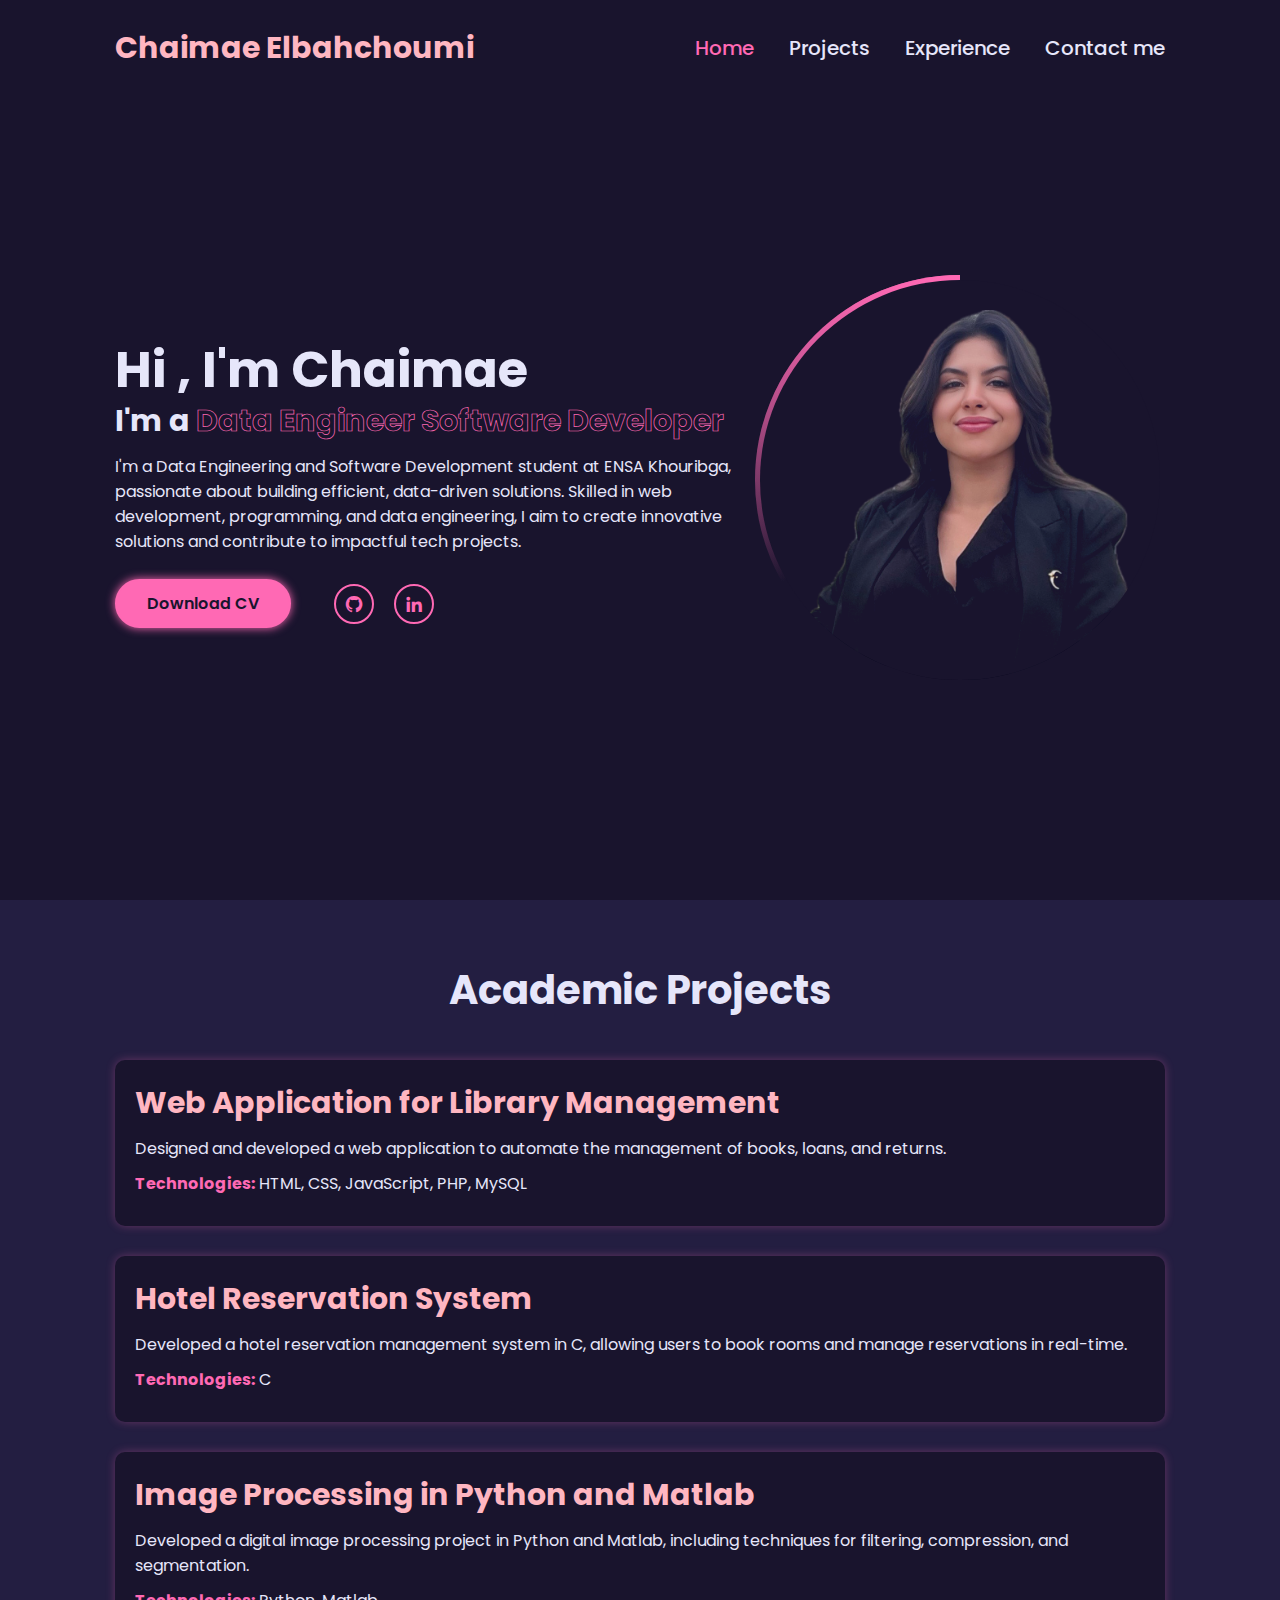
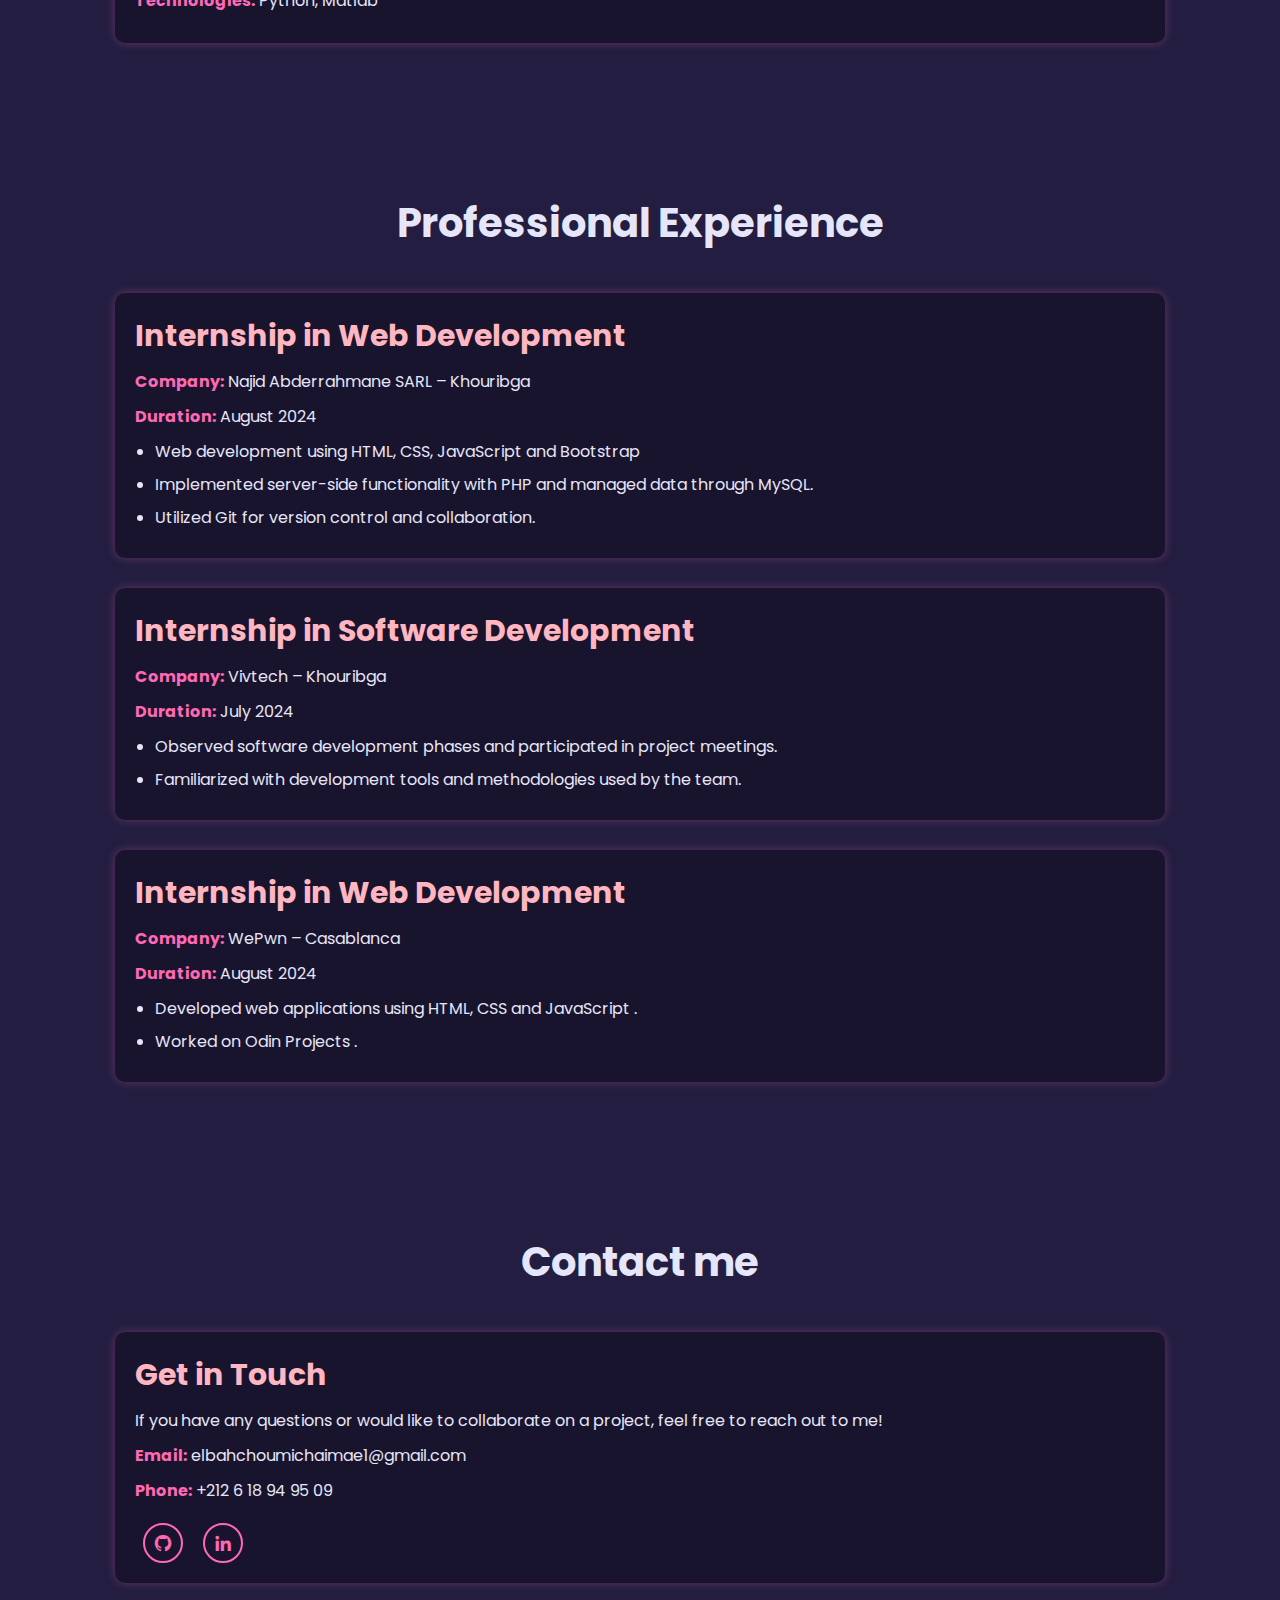
<file: portfolio/index.html>
<!DOCTYPE html>
<html lang="fr">
<head>
    <meta charset="UTF-8">
    <meta name="viewport" content="width=device-width, initial-scale=1.0">
    <title>Portfolio</title>
    <link rel="stylesheet" href="stylee.css">
    <link href='https://unpkg.com/boxicons@2.1.4/css/boxicons.min.css' rel='stylesheet'>
</head>
<body>

   <nav class="navbar">
        <a href="#" class="logo">Chaimae Elbahchoumi</a>
        <ul>
            <li class="active"><a href="#home">Home</a></li>
            <li><a href="#projects">Projects</a></li>
            <li><a href="#experience">Experience</a></li>
            <li><a href="#contact">Contact me</a></li>
        </ul>
   </nav>

   <section class="home">
        <div class="home-info">
            <h1>Hi , I'm Chaimae</h1>
            <h2>I'm a 
                <span style="--i:2"> Data Engineer </span>
                <span style="--i:1"> Software Developer</span>
            </h2>
            <p>I'm a Data Engineering and Software Development student at ENSA Khouribga, passionate about building efficient, data-driven solutions. Skilled in web development, programming, and data engineering, I aim to create innovative solutions and contribute to impactful tech projects.</p>
            <div class="btn-sci">
                <a target="_blank" href="docs/cv.pdf" class="btn" >Download CV </a>
                <div class="sci">
                    <a target="_blank" href="https://github.com/Chaimaeelba"><i class='bx bxl-github' ></i></a>
                    <a target="_blank" href="https://www.linkedin.com/in/chaimaeelbahchoumi/"><i class='bx bxl-linkedin' ></i></a>
                </div>
            </div>
        </div>
        <div class="home-img">
            <div class="img-box">
                <div class="img-item">
                    <img src="images/profil.png" alt="">
                </div>
            </div>
        </div>
    </section>

    <section id="projects">
        <div class="container">
            <h2>Academic Projects</h2>
            <div class="project-card">
                <h3>Web Application for Library Management</h3>
                <p>Designed and developed a web application to automate the management of books, loans, and returns.</p>
                <p><strong>Technologies:</strong> HTML, CSS, JavaScript, PHP, MySQL</p>
            </div>
            <div class="project-card">
                <h3>Hotel Reservation System</h3>
                <p>Developed a hotel reservation management system in C, allowing users to book rooms and manage reservations in real-time.</p>
                <p><strong>Technologies:</strong> C</p>
            </div>
            <div class="project-card">
                <h3>Image Processing in Python and Matlab</h3>
                <p>Developed a digital image processing project in Python and Matlab, including techniques for filtering, compression, and segmentation.</p>
                <p><strong>Technologies:</strong> Python, Matlab</p>
            </div>
        </div>
    </section>
    
    <section id="experience">
        <div class="container">
            <h2>Professional Experience</h2>
    
            <div class="experience-card">
                <h3>Internship in Web Development</h3>
                <p><strong>Company:</strong> Najid Abderrahmane SARL – Khouribga</p>
                <p><strong>Duration:</strong> August 2024</p>
                <ul>
                    <li>Web development using HTML, CSS, JavaScript and Bootstrap </li>
                    <li>Implemented server-side functionality with PHP and managed data through MySQL.</li>
                    <li>Utilized Git for version control and collaboration.</li>
                </ul>
            </div>
    
            <div class="experience-card">
                <h3>Internship in Software Development</h3>
                <p><strong>Company:</strong> Vivtech – Khouribga</p>
                <p><strong>Duration:</strong> July 2024</p>
                <ul>
                    <li>Observed software development phases and participated in project meetings.</li>
                    <li>Familiarized with development tools and methodologies used by the team.</li>
                </ul>
            </div>
    
            <div class="experience-card">
                <h3>Internship in Web Development</h3>
                <p><strong>Company:</strong> WePwn – Casablanca</p>
                <p><strong>Duration:</strong> August 2024</p>
                <ul>
                <li>Developed web applications using HTML, CSS and JavaScript .</li>
                <li>Worked on Odin Projects .</li>
                </ul>
            </div>
        </div>
    </section>

    <section id="contact">
        <div class="container">
            <h2>Contact me</h2>
            <div class="contact-card">
                <h3>Get in Touch</h3>
                <p>If you have any questions or would like to collaborate on a project, feel free to reach out to me!</p>
                <div class="contact-info">
                    <p><strong>Email:</strong> elbahchoumichaimae1@gmail.com</p>
                    <p><strong>Phone:</strong> +212 6 18 94 95 09 </p>
                </div>
                <div class="social-links">
                    <a target="_blank" href="https://github.com/Chaimaeelba"><i class='bx bxl-github'></i></a>
                    <a target="_blank" href="https://www.linkedin.com/in/chaimaeelbahchoumi/"><i class='bx bxl-linkedin'></i></a>
                </div>
            </div>
        </div>
    </section>
    
    


</body>
</html>
</file>
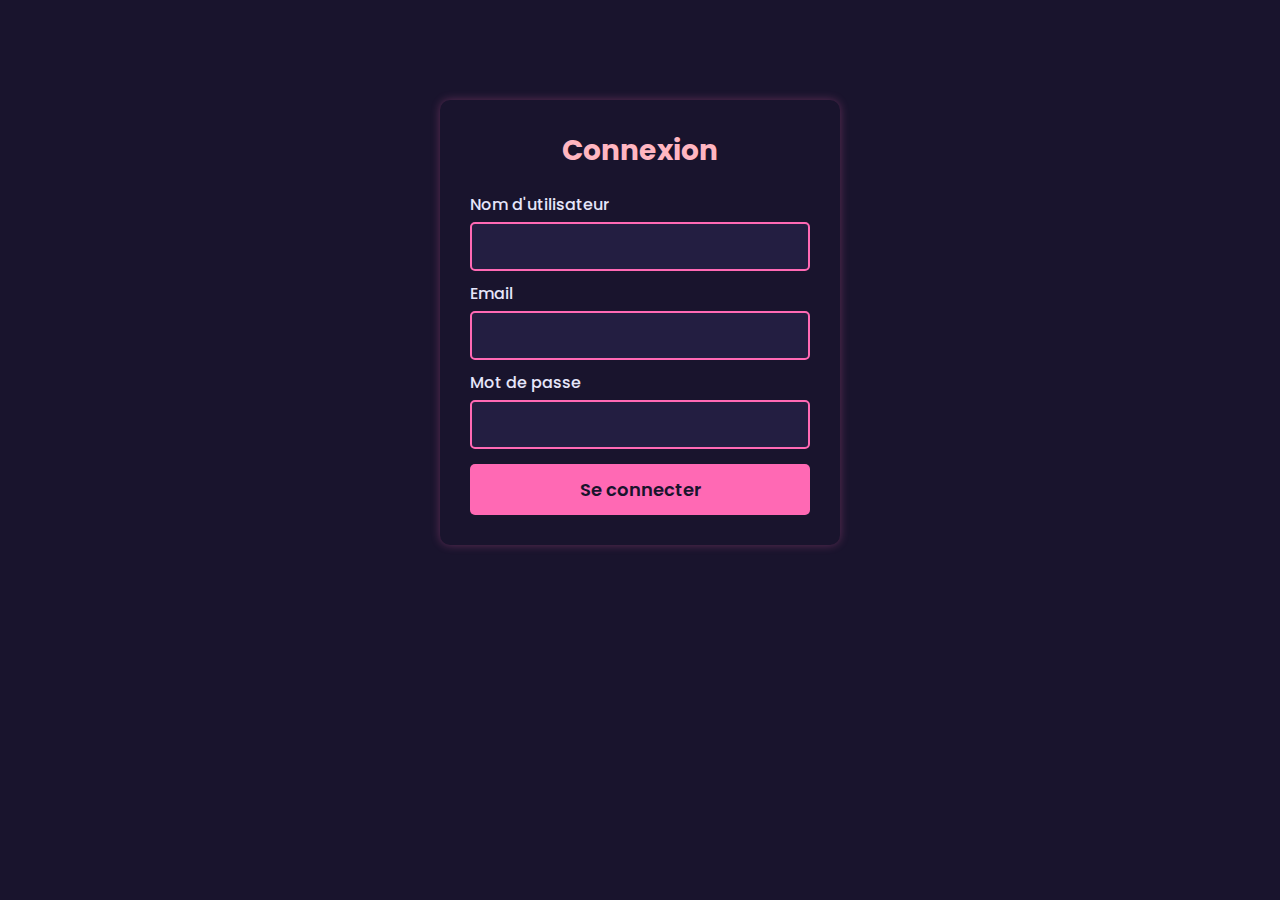
<file: portfolio/loginn.html>
<!DOCTYPE html>
<html lang="fr">
<head>
    <meta charset="UTF-8">
    <meta name="viewport" content="width=device-width, initial-scale=1.0">
    <title>Login - Portfolio</title>
    <link rel="stylesheet" href="stylee.css">
</head>
<body>

    <div class="login-container">
        <h2>Connexion</h2>
        <form id="loginForm">
            <label for="username">Nom d'utilisateur</label>
            <input type="text" id="username" >

            <label for="email">Email</label>
            <input type="email" id="email" >

            <label for="password">Mot de passe</label>
            <input type="password" id="password" >

            <button type="submit">Se connecter</button>
            <p id="error-message" style="color: red; display: none;">Veuillez remplir tous les champs correctement.</p>
        </form>
    </div>

    <script src="login.js"></script>
</body>
</html>
</file>
<file: portfolio/stylee.css>
@import url('https://fonts.googleapis.com/css2?family=Poppins:wght@100;200;300;400;500;600;700;800;900&family=Press+Start+2P&display=swap');

* {
    margin: 0;
    padding: 0;
    box-sizing: border-box;/*padding/border included in width ..*/
    font-family: 'Poppins', sans-serif;
    scroll-behavior: smooth;
}

body {
    background: rgb(25, 20, 45);
}

a {
    color: rgb(230, 230, 250);
    text-decoration: none;
}

.navbar {
    position: fixed;
    left: 0;
    top: 0;
    width: 100%;
    padding: 25px 9%;/*top bottom - left right*/
    display: flex; /*aligné horizontalement */
    justify-content: space-between;
    align-items: center;
    z-index: 100;/*ordre d'affichage : Plus haut */
    background:rgb(25, 20, 45) ;
}

.navbar .logo {
    font-size: 30px;
    font-weight: 700;
    color: rgb(255, 182, 193);
}

.navbar ul {
    display: flex;
}

.navbar ul li {
    list-style: none;
    margin-left: 35px;
}

.navbar ul li a {
    font-size: 20px;
    font-weight: 500;
}

.navbar ul li:hover a,
.navbar ul li.active a {
    color: rgb(255, 105, 180);
}

.home {
    display: flex;
    align-items: center;
    height: 100vh;
    padding: 60px 9% 0;
    color: rgb(230, 230, 250);
}

.home-info h1 {
    font-size: 50px;
}

.home-info h2 {
    display: inline-block;
    font-size: 30px;
    margin-top: -10px;
}

.home-info h2 span {
    display: inline-block;
    color: transparent; /*Rend le texte invisible (mais son contour peut être visible)*/
    -webkit-text-stroke: .7px rgb(255, 105, 180);/*couleur du contour , Cette propriété est spécifique aux navigateurs WebKit (Chrome, Safari). */
    animation: display-text 6s linear infinite;
    animation-delay: calc(-4s * var(--i));/*chaque mot s'affiche à un moment différent.*/
}

/*0s → 1.5s (0% - 25%)	  ✅ Texte visible
  1.5s → 6s (25% - 100%)  ❌ Texte caché */
@keyframes display-text {
    25%,
    100% {
        display: none;
    }
}

/*margin: [haut] [gauche et droite] [bas];
  margin: [haut] [droite] [bas] [gauche];  */
.home-info p {
    font-size: 16px;
    margin: 10px 0 25px;
}

.home-info .btn-sci {
    display: flex;
    align-items: center;
    gap: 15px;
}

/*box-shadow: [Décalage horizontal] [Décalage vertical] [Flou] [Étalement] [Couleur];*/
.btn {
    display: inline-block;
    padding: 10px 30px;
    background: rgb(255, 105, 180);
    border: 2px solid rgb(255, 105, 180);
    border-radius: 40px;
    box-shadow: 0 0 10px rgb(255, 105, 180);
    font-size: 16px;
    color: rgb(25, 20, 45);
    font-weight: 600;
    transition: 0.3s;
}

.btn:hover {
    background: transparent;
    color: rgb(255, 105, 180);
    box-shadow: none;
}

.home-info .btn-sci .sci {
    margin-left: 20px;
}

.home-info .btn-sci .sci a {
    display: inline-flex;
    padding: 8px;
    border: 2px solid rgb(255, 105, 180);
    border-radius: 50%;
    font-size: 20px;
    color: rgb(255, 105, 180);
    margin: 0 8px;
    transition: 0.3s;
}

.home-info .btn-sci .sci a:hover {
    background: rgb(255, 105, 180);
    color: rgb(25, 20, 45);
    box-shadow: 0 0 10px rgb(255, 105, 180);
}

.home-img .img-box {
    position: relative;
    width: 32vw;
    height: 32vw;
    border-radius: 50%;
    padding: 5px;
    display: flex;
    justify-content: center;
    align-items: center;
    overflow: hidden;
}

.home-img .img-box::before,
.home-img .img-box::after {
    content: '';
    position: absolute;
    width: 500px;
    height: 500px;
    background: conic-gradient(transparent, transparent,
     transparent, rgb(255, 105, 180));
    border-radius: 50%;
    animation: rotateBorder 6s linear infinite;
}
/*animation: nomDeLAnimation durée timing-function delay iteration-count direction;*/
@keyframes rotateBorder {
    0% { transform: rotate(0deg); }
    100% { transform: rotate(360deg); }
}

.home-img .img-box .img-item {
    position: relative;
    width: 100%;
    height: 100%;
    background: rgb(25, 20, 45);
    border-radius: 50%;
    border: none;
    display: flex;
    justify-content: center;
    z-index: 1;
    overflow: hidden;
}

.home-img .img-box .img-item img {
    position: absolute;
    top: 30px;
    left: 50%;
    transform: translateX(-50%);
    display: block;
    width: 85%;
    object-fit: cover;
    mix-blend-mode: lighten;
    opacity: 0.9;
}
#projects {
    padding: 60px 9%;
    background: rgb(35, 30, 65);
    color: rgb(230, 230, 250);
}

#projects .container {
    max-width: 1200px;
    margin: 0 auto;
}

#projects h2 {
    font-size: 40px;
    text-align: center;
    margin-bottom: 40px;
}

.project-card {
    background: rgb(25, 20, 45);
    margin-bottom: 30px;
    padding: 20px;
    border-radius: 10px;
    box-shadow: 0 0 10px rgba(255, 105, 180, 0.3);
}

.project-card h3 {
    font-size: 30px;
    margin-bottom: 10px;
    color: rgb(255, 182, 193);
}

.project-card p {
    font-size: 16px;
    margin-bottom: 10px;
}

.project-card p strong {
    color: rgb(255, 105, 180);
}


#experience {
    padding: 60px 9%;
    background: rgb(35, 30, 65);
    color: rgb(230, 230, 250);
}

#experience .container {
    max-width: 1200px;
    margin: 0 auto;
}

#experience h2 {
    font-size: 40px;
    text-align: center;
    margin-bottom: 40px;
}

.experience-card {
    background: rgb(25, 20, 45);
    margin-bottom: 30px;
    padding: 20px;
    border-radius: 10px;
    box-shadow: 0 0 10px rgba(255, 105, 180, 0.3);
}

.experience-card h3 {
    font-size: 30px;
    margin-bottom: 10px;
    color: rgb(255, 182, 193);
}

.experience-card p {
    font-size: 16px;
    margin-bottom: 10px;
}

.experience-card p strong {
    color: rgb(255, 105, 180);
}

.experience-card ul {
    font-size: 16px;
    margin-left: 20px;
}

.experience-card ul li {
    margin-bottom: 8px;
}


#contact {
    padding: 60px 9%;
    background: rgb(35, 30, 65);
    color: rgb(230, 230, 250);
}

#contact .container {
    max-width: 1200px;
    margin: 0 auto;
}

#contact h2 {
    font-size: 40px;
    text-align: center;
    margin-bottom: 40px;
}

.contact-card {
    background: rgb(25, 20, 45);
    margin-bottom: 30px;
    padding: 20px;
    border-radius: 10px;
    box-shadow: 0 0 10px rgba(255, 105, 180, 0.3);
}

.contact-card h3 {
    font-size: 30px;
    margin-bottom: 10px;
    color: rgb(255, 182, 193);
}

.contact-card p {
    font-size: 16px;
    margin-bottom: 10px;
}

.contact-card p strong {
    color: rgb(255, 105, 180);
}

.contact-info {
    margin-bottom: 20px;
}

.social-links a {
    display: inline-flex;
    padding: 8px;
    border: 2px solid rgb(255, 105, 180);
    border-radius: 50%;
    font-size: 20px;
    color: rgb(255, 105, 180);
    margin: 0 8px;
    transition: 0.3s;
}

.social-links a:hover {
    background: rgb(255, 105, 180);
    color: rgb(25, 20, 45);
    box-shadow: 0 0 10px rgb(255, 105, 180);
}

@media screen and (max-width: 768px) {
    .navbar {
        padding: 15px 5%;
        flex-direction: column;
        align-items: center;
    }

    .navbar .logo {
        font-size: 22px;
    }

    .navbar ul {
        flex-direction: column;
        align-items: center;
    }

    .navbar ul li {
        margin: 10px 0;
    }

    .home-info h1 {
        font-size: 36px;
    }

    .home-info h2 {
        font-size: 20px;
    }

    .home-info p {
        font-size: 14px;
    }

    .home-img .img-box {
        width: 45vw;
        height: 45vw;
    }

    .project-card,
    .experience-card,
    .contact-card {
        padding: 15px;
    }

    #projects h2, 
    #experience h2, 
    #contact h2 {
        font-size: 32px;
    }

    .project-card h3, 
    .experience-card h3, 
    .contact-card h3 {
        font-size: 24px;
    }

    .project-card p, 
    .experience-card p, 
    .contact-card p {
        font-size: 14px;
    }

    .social-links a {
        font-size: 18px;
    }
}


/* Styles pour la page de connexion */
.login-container {
width: 100%;
max-width: 400px;
background: rgb(25, 20, 45);
padding: 30px;
border-radius: 10px;
box-shadow: 0 0 10px rgba(255, 105, 180, 0.3);
text-align: center;
margin: 100px auto;
color: rgb(230, 230, 250);
}

.login-container h2 {
font-size: 28px;
margin-bottom: 20px;
color: rgb(255, 182, 193);
}

.login-container label {
display: block;
text-align: left;
font-weight: 500;
margin: 10px 0 5px;
}

.login-container input {
width: 100%;
padding: 10px;
border: 2px solid rgb(255, 105, 180);
border-radius: 5px;
background: rgb(35, 30, 65);
color: rgb(230, 230, 250);
font-size: 16px;
}

.login-container input:focus {
outline: none;
border-color: rgb(255, 105, 180);
box-shadow: 0 0 10px rgba(255, 105, 180, 0.5);
}

.login-container button {
width: 100%;
padding: 12px;
background: rgb(255, 105, 180);
border: none;
border-radius: 5px;
font-size: 18px;
font-weight: 600;
color: rgb(25, 20, 45);
margin-top: 15px;
cursor: pointer;
transition: 0.3s;
}

.login-container button:hover {
background: transparent;
color: rgb(255, 105, 180);
border: 2px solid rgb(255, 105, 180);
box-shadow: 0 0 10px rgba(255, 105, 180, 0.5);
}

#error-message {
color: red;
margin-top: 10px;
}
</file>
